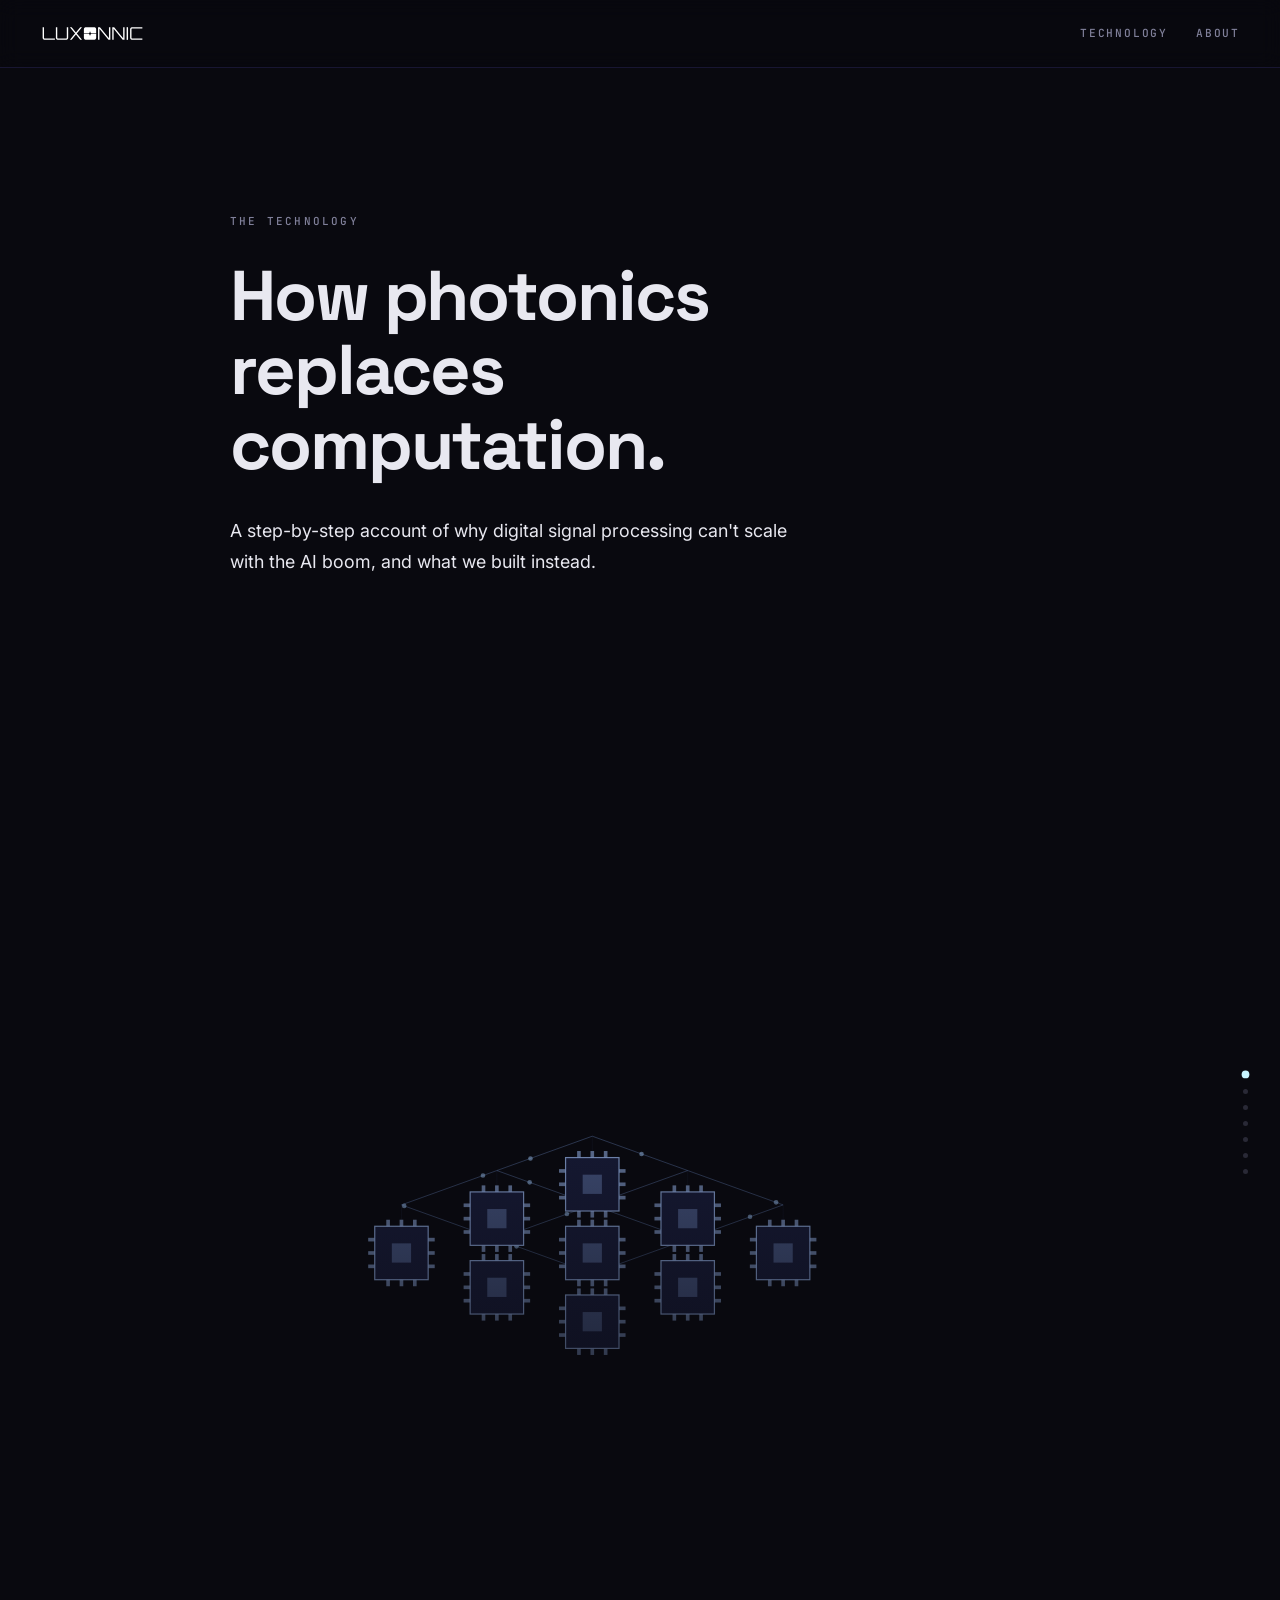
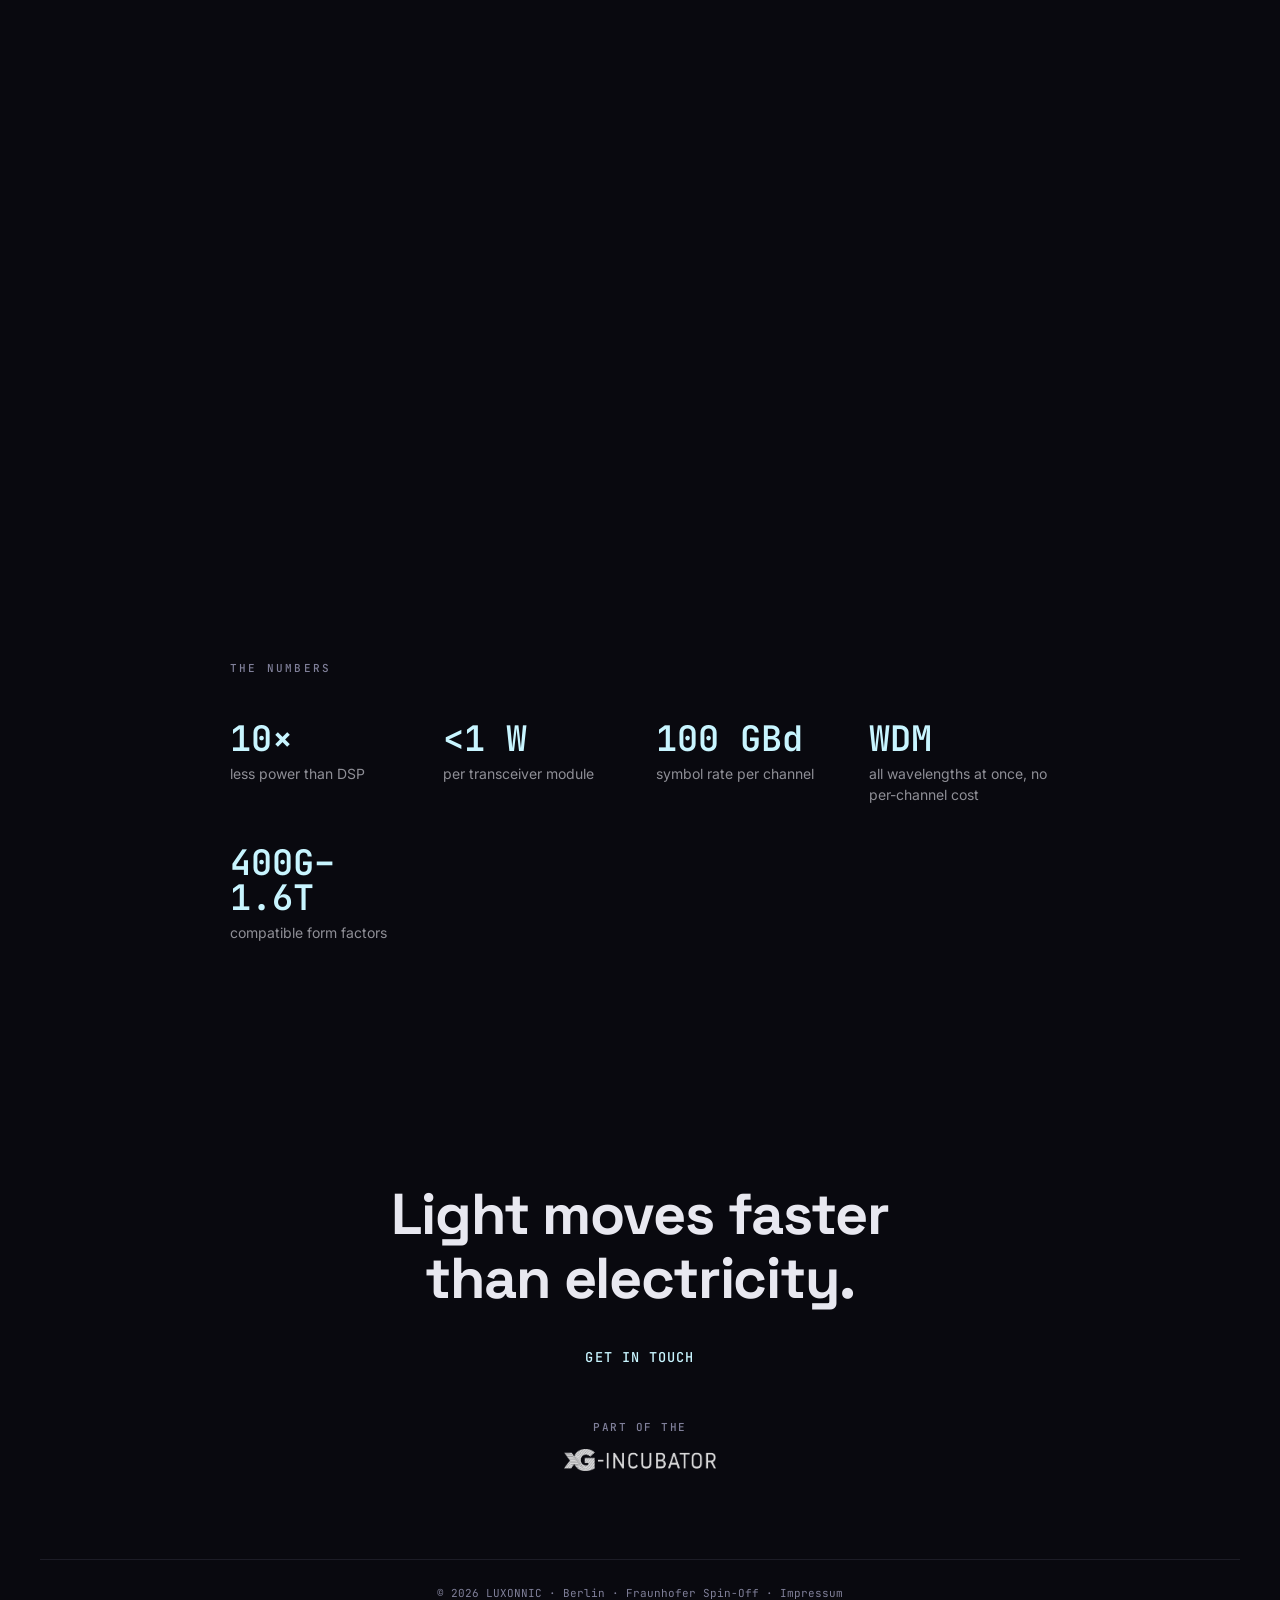
<file: technology.html>
<!DOCTYPE html>
<html lang="en">
<head>
  <script>document.documentElement.classList.add("js");</script>
  <meta charset="UTF-8" />
  <title>The Technology: LUXONNIC</title>
  <meta name="viewport" content="width=device-width, initial-scale=1" />
  <meta
    name="description"
    content="How LUXONNIC's photonic neural processor replaces DSPs inside AI-factory transceivers. It covers the physics, architecture, and integration."
  />
  <link rel="icon" type="image/png" href="assets/luxonnic_icon.png" />

  <!-- Google Fonts -->
  <link rel="preconnect" href="https://fonts.googleapis.com" />
  <link rel="preconnect" href="https://fonts.gstatic.com" crossorigin />
  <link
    href="https://fonts.googleapis.com/css2?family=Space+Grotesk:wght@500;700&family=Inter:wght@400;500;600&family=JetBrains+Mono:wght@400;500;600&display=swap"
    rel="stylesheet"
  />

  <link rel="stylesheet" href="assets/style.css" />
  <style>
    /* ---- Technology page: story layout ---- */

    .tech-hero {
      position: relative;
      padding: 9rem 2.5rem 6rem;
      max-width: 900px;
      margin: 0 auto;
      overflow: hidden;
    }

    .tech-hero-eyebrow {
      font-family: "JetBrains Mono", monospace;
      font-size: 11px;
      font-weight: 500;
      letter-spacing: 0.2em;
      text-transform: uppercase;
      color: var(--ghost);
      margin-bottom: 1.75rem;
      display: block;
    }

    .tech-hero-title {
      font-family: "Space Grotesk", sans-serif;
      font-weight: 700;
      font-size: clamp(2.6rem, 7vw, 4.4rem);
      line-height: 1.06;
      letter-spacing: -0.03em;
      color: var(--ink);
      max-width: 720px;
    }

    .tech-hero-sub {
      margin-top: 2rem;
      max-width: 560px;
      font-family: "Inter", sans-serif;
      font-size: clamp(1rem, 1.6vw, 1.12rem);
      line-height: 1.75;
      color: var(--ink);
      opacity: 0.75;
    }

    /* ---- Specs grid ---- */
    .specs-section {
      max-width: 900px;
      margin: 0 auto;
      padding: 5rem 2.5rem 7rem;
    }

    .specs-grid {
      display: grid;
      grid-template-columns: repeat(auto-fit, minmax(175px, 1fr));
      gap: 2.5rem 2rem;
      margin-top: 2.5rem;
    }

    .spec-item {
      display: flex;
      flex-direction: column;
      gap: 0.45rem;
    }

    .spec-big {
      font-family: "JetBrains Mono", monospace;
      font-size: clamp(1.6rem, 2.8vw, 2.2rem);
      font-weight: 600;
      color: var(--photon);
      line-height: 1;
    }

    .spec-desc {
      font-family: "Inter", sans-serif;
      font-size: 0.875rem;
      line-height: 1.5;
      color: var(--ink);
      opacity: 0.60;
    }

    /* Responsive */
    @media (max-width: 700px) {
      .tech-hero {
        padding: 7rem 1.25rem 4rem;
      }

      .specs-section {
        padding: 4rem 1.25rem 5rem;
      }
    }

    /* ════════ Scroll scene — Chapter 01 ════════ */

    .scene-wrapper {
      position: relative;
      height: 700vh;
    }

    .scene-sticky {
      position: sticky;
      top: 0;
      height: 100vh;
      height: 100dvh; /* iOS: excludes browser chrome */
      overflow: hidden;
      background: var(--void);
    }

    #dc-canvas {
      position: absolute;
      inset: 0;
      width: 100%;
      height: 100%;
      display: block;
    }

    /* Gradient fade at bottom for text legibility */
    .scene-overlay-gradient {
      position: absolute;
      inset: 0;
      background: linear-gradient(
        to top,
        rgba(9, 9, 15, 0.92) 0%,
        rgba(9, 9, 15, 0.50) 30%,
        rgba(9, 9, 15, 0) 60%
      );
      pointer-events: none;
    }

    /* Text panels — stacked at bottom-left, one visible at a time */
    .scene-panel-text {
      position: absolute;
      bottom: 3rem;
      left: 3rem;
      max-width: 520px;
      opacity: 0;
      transform: scale(0.82);
      transform-origin: bottom left;
      pointer-events: none;
      will-change: transform, opacity;
    }

    /* JS drives opacity + transform inline; .is-active just flags active panel */
    .scene-panel-text.is-active {
      /* intentionally empty — JS sets styles */
    }

    .scene-panel-eyebrow {
      font-family: "JetBrains Mono", monospace;
      font-size: 10px;
      font-weight: 500;
      letter-spacing: 0.22em;
      text-transform: uppercase;
      color: var(--photon);
      opacity: 0.6;
      display: block;
      margin-bottom: 1rem;
    }

    .scene-panel-heading {
      font-family: "Space Grotesk", sans-serif;
      font-weight: 700;
      font-size: clamp(2.1rem, 4vw, 3.1rem);
      line-height: 1.08;
      letter-spacing: -0.03em;
      color: var(--ink);
      margin-bottom: 1rem;
    }

    .scene-panel-body {
      font-family: "Inter", sans-serif;
      font-size: 1rem;
      line-height: 1.72;
      color: var(--ink);
      opacity: 0.82;
    }

    /* Progress dots — right edge */
    .scene-progress {
      position: absolute;
      right: 2rem;
      top: 50%;
      transform: translateY(-50%);
      display: flex;
      flex-direction: column;
      gap: 0.7rem;
      pointer-events: none;
    }

    .scene-progress-dot {
      width: 5px;
      height: 5px;
      border-radius: 50%;
      background: rgba(74, 74, 94, 0.5);
      transition: background 0.3s ease, transform 0.3s ease;
    }

    .scene-progress-dot.is-active {
      background: var(--photon);
      transform: scale(1.55);
    }

    /* Scroll hint — bottom-centre */
    .scene-scroll-hint {
      position: absolute;
      bottom: 1.25rem;
      left: 50%;
      transform: translateX(-50%);
      font-family: "JetBrains Mono", monospace;
      font-size: 9px;
      letter-spacing: 0.22em;
      text-transform: uppercase;
      color: var(--ghost);
      opacity: 0.55;
      pointer-events: none;
      animation: hintBob 2.2s ease-in-out infinite;
      transition: opacity 0.4s ease;
    }

    .scene-scroll-hint.is-hidden {
      opacity: 0;
    }

    @keyframes hintBob {
      0%, 100% { opacity: 0.35; transform: translateX(-50%) translateY(0);   }
      50%       { opacity: 0.65; transform: translateX(-50%) translateY(5px); }
    }

    @media (max-width: 700px) {
      .scene-wrapper       { height: 600vh; }
      .scene-panel-text    { left: 1.25rem; bottom: 2rem; max-width: 88vw; }
      .scene-panel-heading { font-size: clamp(1.6rem, 6vw, 2.4rem); }
      .scene-progress      { right: 0.75rem; }
      /* Taller gradient so chips stay visible above the text area */
      .scene-overlay-gradient {
        background: linear-gradient(
          to top,
          rgba(9, 9, 15, 0.96) 0%,
          rgba(9, 9, 15, 0.60) 22%,
          rgba(9, 9, 15, 0) 48%
        );
      }
    }
  </style>
</head>
<body>
  <nav class="nav">
    <a class="wordmark" href="index.html"
      ><img class="wordmark-logo" src="assets/luxonnic_logo_curvedL_white.svg" alt="LUXONNIC"
    /></a>
    <div class="nav-right">
      <a class="nav-link" href="technology.html">Technology</a>
      <a class="nav-link" href="about.html">About</a>
    </div>
  </nav>

  <!-- Hero -->
  <header class="tech-hero">
    <span class="tech-hero-eyebrow reveal">The Technology</span>
    <h1 class="tech-hero-title reveal" style="--reveal-delay: 0.06s">
      How photonics replaces<br />computation.
    </h1>
    <p class="tech-hero-sub reveal" style="--reveal-delay: 0.14s">
      A step-by-step account of why digital signal processing can't scale
      with the AI boom, and what we built instead.
    </p>
  </header>

  <!-- ── Chapter 01: Scroll scene ─────────────────────────── -->
  <section id="scene-gpu" class="scene-wrapper" aria-label="Chapter 01: The Bottleneck">
    <div class="scene-sticky">
      <canvas id="dc-canvas" aria-hidden="true"></canvas>
      <div class="scene-overlay-gradient" aria-hidden="true"></div>

      <!-- Panel 0: electrons -->
      <div class="scene-panel-text is-active" data-panel="0">
        <span class="scene-panel-eyebrow">01 · The Bottleneck</span>
        <h2 class="scene-panel-heading">AI factories<br>compute with electrons.</h2>
        <p class="scene-panel-body">GPUs crunch every matrix multiply electrically, with electrons racing through silicon at up to 1,000 W per chip.</p>
      </div>

      <!-- Panel 1: expansion -->
      <div class="scene-panel-text" data-panel="1">
        <span class="scene-panel-eyebrow">01 · The Bottleneck</span>
        <h2 class="scene-panel-heading">Thousands of GPUs.<br>All linked.</h2>
        <p class="scene-panel-body">A 100,000-GPU AI cluster is a dense network, where every node must reach every other at hundreds of gigabits per second.</p>
      </div>

      <!-- Panel 2: photon conversion -->
      <div class="scene-panel-text" data-panel="2">
        <span class="scene-panel-eyebrow">01 · The Bottleneck</span>
        <h2 class="scene-panel-heading">Every link converts<br>electrons ↔ photons.</h2>
        <p class="scene-panel-body">Fiber optics span the datacenter, but electrons must convert to photons to enter the fiber and back to electrons at the far end.</p>
      </div>

      <!-- Panel 3: distortion -->
      <div class="scene-panel-text" data-panel="3">
        <span class="scene-panel-eyebrow">01 · The Bottleneck</span>
        <h2 class="scene-panel-heading">The fiber distorts<br>the light.</h2>
        <p class="scene-panel-body">Chromatic dispersion stretches the optical pulse as it travels, so different wavelengths arrive at different times. The signal is a mess.</p>
      </div>

      <!-- Panel 4: DSP zoom -->
      <div class="scene-panel-text" data-panel="4">
        <span class="scene-panel-eyebrow">01 · The Bottleneck</span>
        <h2 class="scene-panel-heading">The DSP has to<br>equalize all of this.</h2>
        <p class="scene-panel-body">Every transceiver contains a DSP that reconstructs the signal from the optical chaos. That digital processing burns 20 W per link.</p>
      </div>

      <!-- Panel 5: the pivot question -->
      <div class="scene-panel-text" data-panel="5">
        <span class="scene-panel-eyebrow">02 · The Idea</span>
        <h2 class="scene-panel-heading">What if we didn&rsquo;t<br>clean this up with electrons?</h2>
        <p class="scene-panel-body">Instead of converting the distorted light into electrons just to fix it, what if the correction happened directly in the optical domain, before the photons ever become electricity?</p>
      </div>

      <!-- Panel 6: the answer — LUXONNICore -->
      <div class="scene-panel-text" data-panel="6">
        <span class="scene-panel-eyebrow">03 · The Answer</span>
        <h2 class="scene-panel-heading">The LUXONNICore.<br>No electrons required.</h2>
        <p class="scene-panel-body">It replaces the transceiver's DSP outright. It takes the same distorted optical signal in and puts a clean optical signal out, without ever converting to electricity. All at under 1 W.</p>
      </div>

      <!-- Right-side progress dots -->
      <div class="scene-progress" aria-hidden="true">
        <div class="scene-progress-dot is-active" data-step="0"></div>
        <div class="scene-progress-dot" data-step="1"></div>
        <div class="scene-progress-dot" data-step="2"></div>
        <div class="scene-progress-dot" data-step="3"></div>
        <div class="scene-progress-dot" data-step="4"></div>
        <div class="scene-progress-dot" data-step="5"></div>
        <div class="scene-progress-dot" data-step="6"></div>
      </div>

      <div class="scene-scroll-hint" id="scene-hint" aria-hidden="true">scroll</div>
    </div>
  </section>

  <!-- Specs -->
  <section class="specs-section">
    <span class="eyebrow-mono reveal">THE NUMBERS</span>
    <div class="specs-grid">
      <div class="spec-item reveal">
        <span class="spec-big">10×</span>
        <span class="spec-desc">less power than DSP</span>
      </div>
      <div class="spec-item reveal" style="--reveal-delay: 0.05s">
        <span class="spec-big">&lt;1 W</span>
        <span class="spec-desc">per transceiver module</span>
      </div>
      <div class="spec-item reveal" style="--reveal-delay: 0.10s">
        <span class="spec-big">100 GBd</span>
        <span class="spec-desc">symbol rate per channel</span>
      </div>
      <div class="spec-item reveal" style="--reveal-delay: 0.15s">
        <span class="spec-big">WDM</span>
        <span class="spec-desc">all wavelengths at once, no per-channel cost</span>
      </div>
      <div class="spec-item reveal" style="--reveal-delay: 0.20s">
        <span class="spec-big">400G–1.6T</span>
        <span class="spec-desc">compatible form factors</span>
      </div>
    </div>
  </section>

  <footer class="footer-cta">
    <h2 class="footer-title reveal">Light moves faster<br />than electricity.</h2>
    <a
      class="footer-cta-link reveal"
      style="--reveal-delay: 0.1s"
      href="mailto:luxonnic@hhi.fraunhofer.de"
      >Get in Touch</a
    >

    <div class="affiliation reveal">
      <span class="affiliation-label">Part of the</span>
      <a
        class="affiliation-link"
        href="https://www.xg-incubator.com"
        target="_blank"
        rel="noopener noreferrer"
      >
        <img
          class="affiliation-logo"
          src="assets/xg-incubator-logo.webp"
          alt="xG Incubator"
          width="152"
          height="22"
        />
      </a>
    </div>

    <div class="footer-bar">
      © 2026 LUXONNIC · Berlin · Fraunhofer Spin-Off ·
      <a href="impressum.html">Impressum</a>
    </div>
  </footer>

  <script src="assets/cursor.js"></script>
  <script src="assets/reveal.js"></script>
  <script src="assets/datacenter-anim.js"></script>
</body>
</html>
</file>
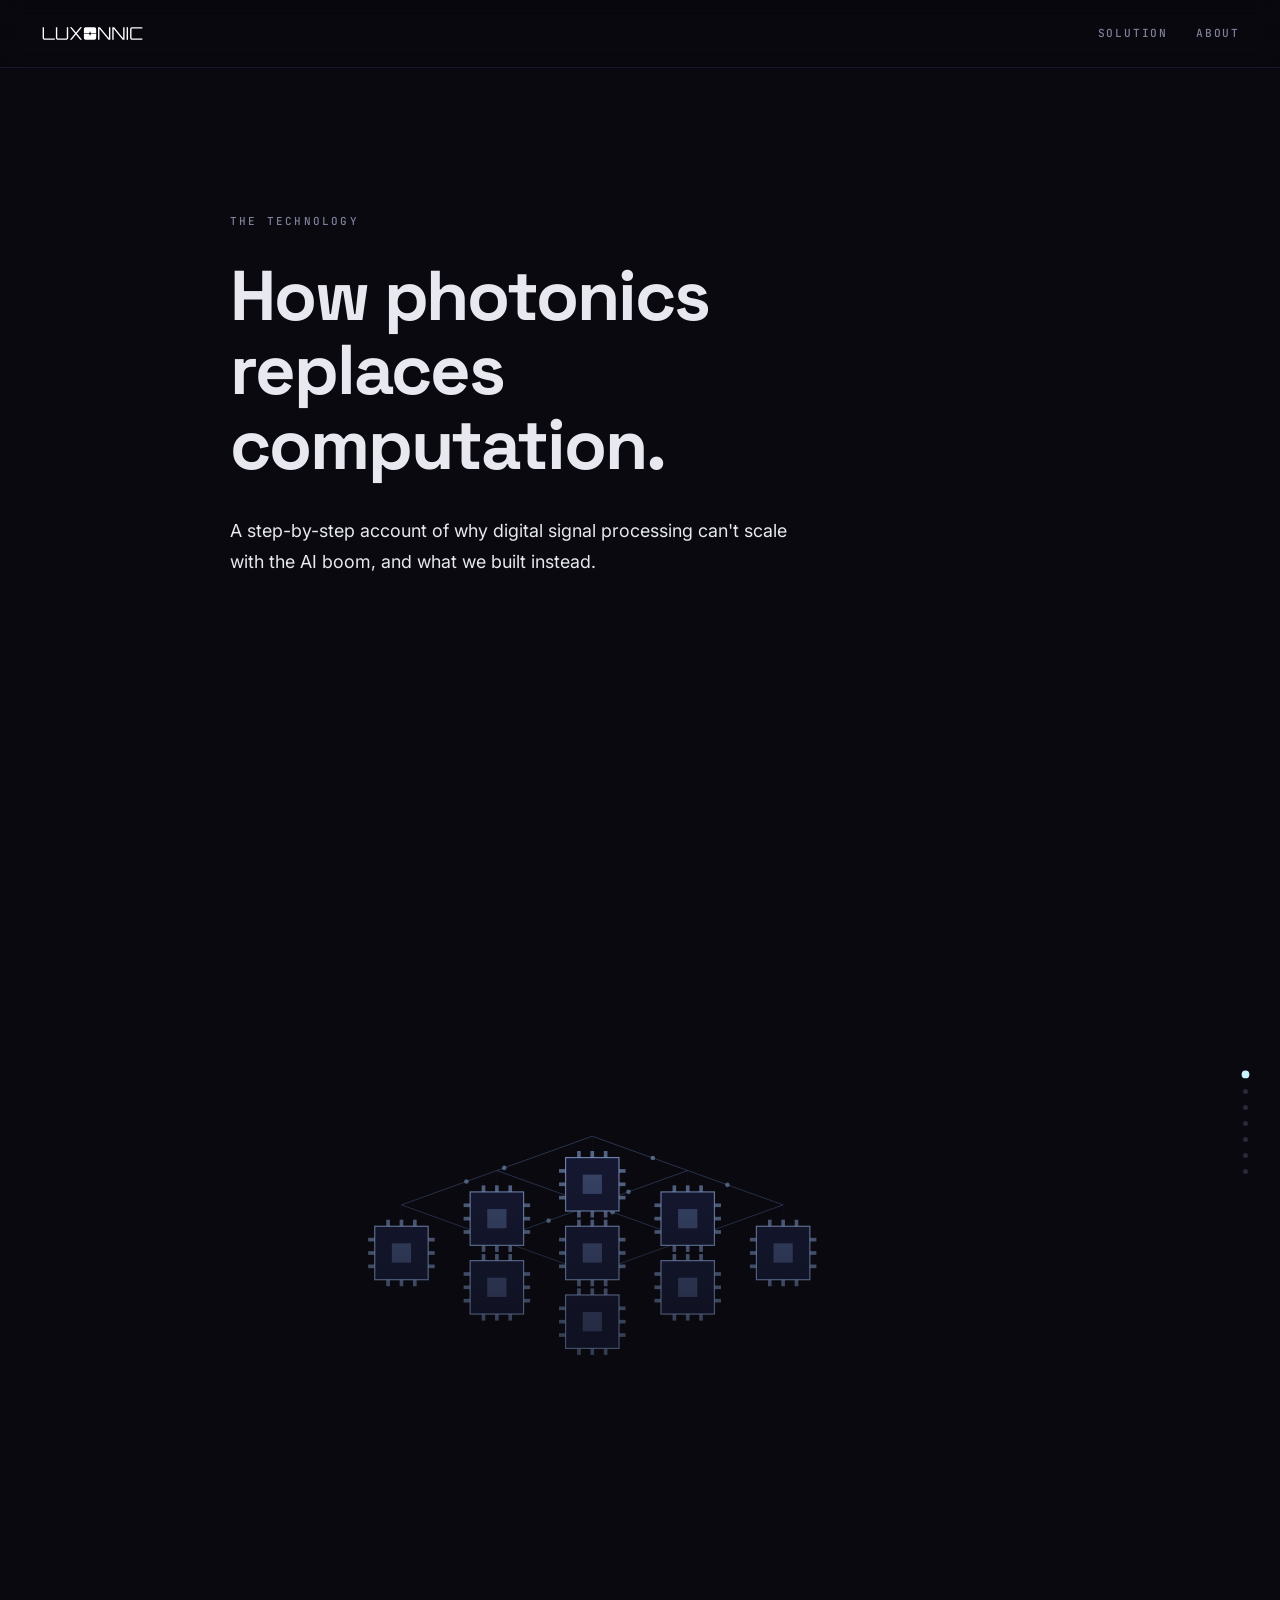
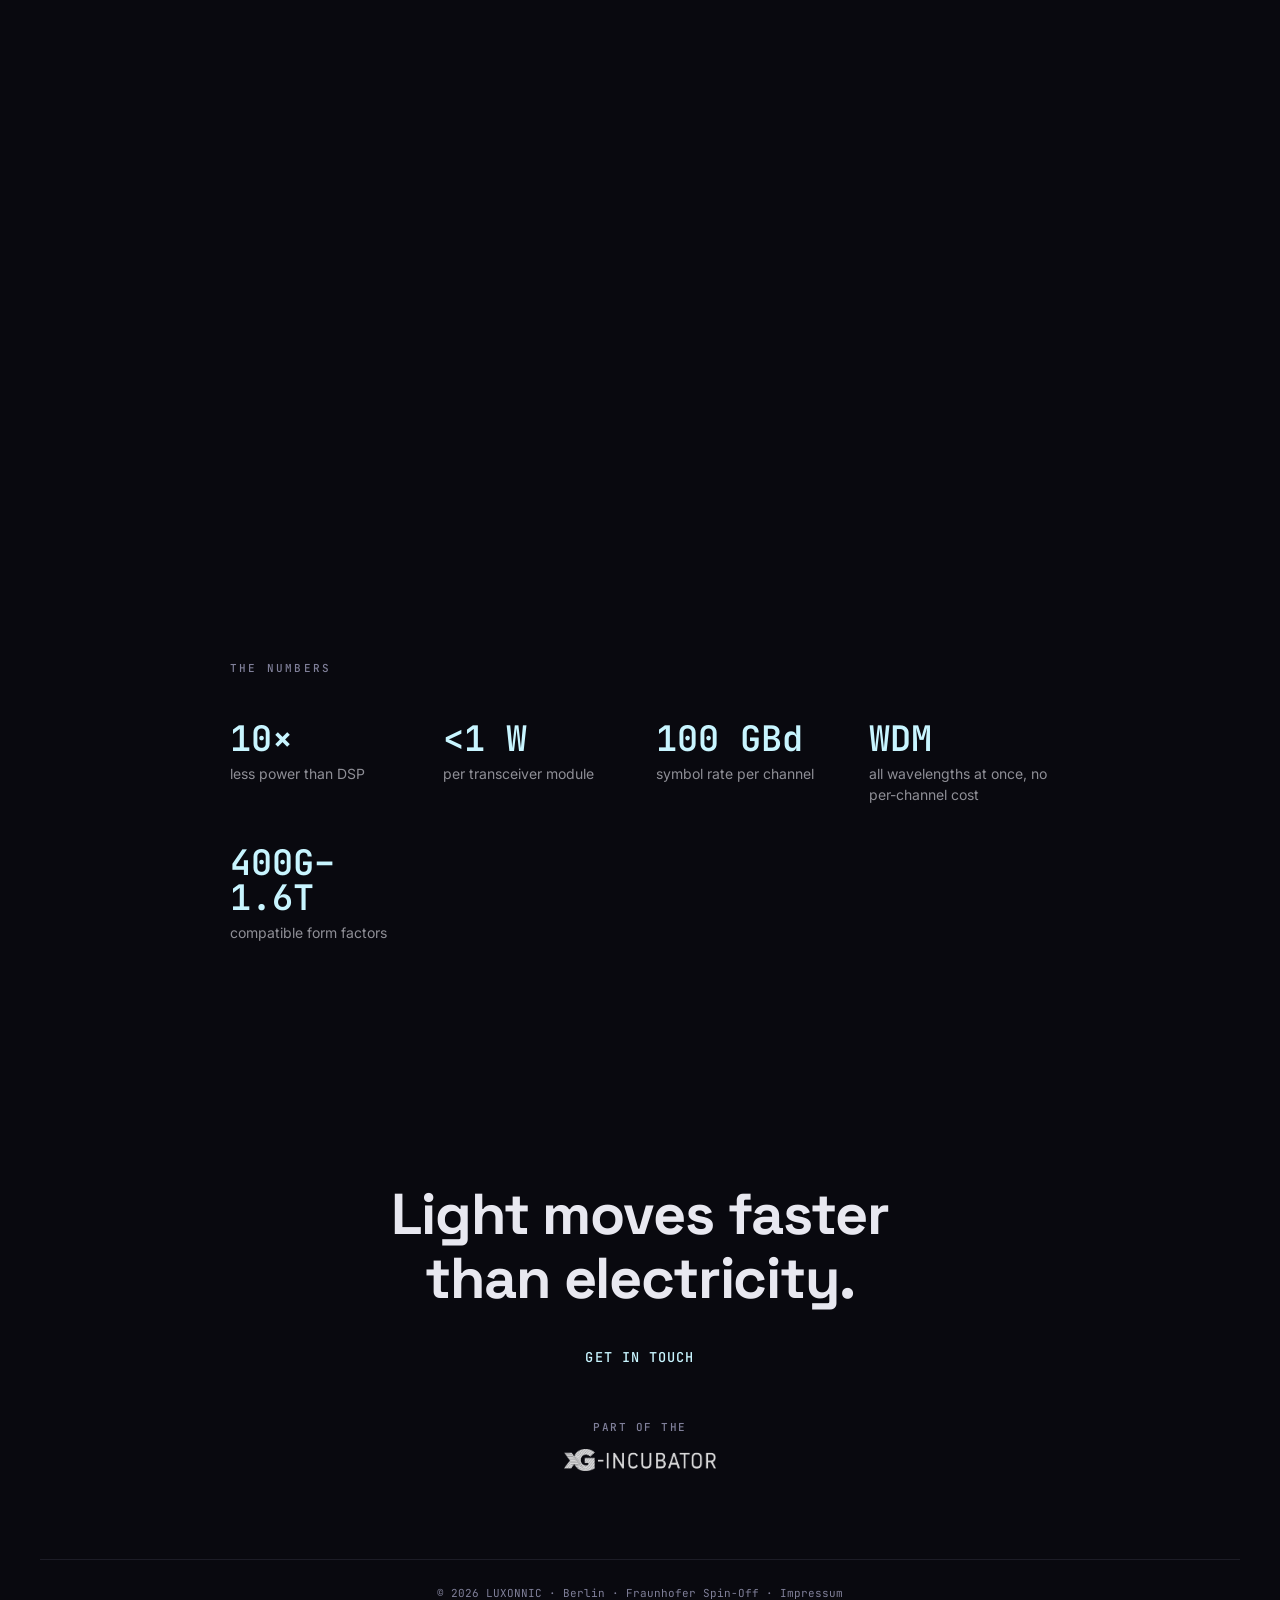
<file: archive/technology.html>
<!DOCTYPE html>
<html lang="en">
<head>
  <script>document.documentElement.classList.add("js");</script>
  <meta charset="UTF-8" />
  <title>The Technology (archived): LUXONNIC</title>
  <meta name="viewport" content="width=device-width, initial-scale=1" />
  <meta
    name="description"
    content="How LUXONNIC's photonic neural processor replaces DSPs inside AI-factory transceivers. It covers the physics, architecture, and integration."
  />
  <link rel="icon" type="image/png" href="../assets/luxonnic_icon.png" />

  <!-- Google Fonts -->
  <link rel="preconnect" href="https://fonts.googleapis.com" />
  <link rel="preconnect" href="https://fonts.gstatic.com" crossorigin />
  <link
    href="https://fonts.googleapis.com/css2?family=Space+Grotesk:wght@500;700&family=Inter:wght@400;500;600&family=JetBrains+Mono:wght@400;500;600&display=swap"
    rel="stylesheet"
  />

  <link rel="stylesheet" href="../assets/style.css" />
  <style>
    /* ---- Technology page: story layout ---- */

    .tech-hero {
      position: relative;
      padding: 9rem 2.5rem 6rem;
      max-width: 900px;
      margin: 0 auto;
      overflow: hidden;
    }

    .tech-hero-eyebrow {
      font-family: "JetBrains Mono", monospace;
      font-size: 11px;
      font-weight: 500;
      letter-spacing: 0.2em;
      text-transform: uppercase;
      color: var(--ghost);
      margin-bottom: 1.75rem;
      display: block;
    }

    .tech-hero-title {
      font-family: "Space Grotesk", sans-serif;
      font-weight: 700;
      font-size: clamp(2.6rem, 7vw, 4.4rem);
      line-height: 1.06;
      letter-spacing: -0.03em;
      color: var(--ink);
      max-width: 720px;
    }

    .tech-hero-sub {
      margin-top: 2rem;
      max-width: 560px;
      font-family: "Inter", sans-serif;
      font-size: clamp(1rem, 1.6vw, 1.12rem);
      line-height: 1.75;
      color: var(--ink);
      opacity: 0.75;
    }

    /* ---- Specs grid ---- */
    .specs-section {
      max-width: 900px;
      margin: 0 auto;
      padding: 5rem 2.5rem 7rem;
    }

    .specs-grid {
      display: grid;
      grid-template-columns: repeat(auto-fit, minmax(175px, 1fr));
      gap: 2.5rem 2rem;
      margin-top: 2.5rem;
    }

    .spec-item {
      display: flex;
      flex-direction: column;
      gap: 0.45rem;
    }

    .spec-big {
      font-family: "JetBrains Mono", monospace;
      font-size: clamp(1.6rem, 2.8vw, 2.2rem);
      font-weight: 600;
      color: var(--photon);
      line-height: 1;
    }

    .spec-desc {
      font-family: "Inter", sans-serif;
      font-size: 0.875rem;
      line-height: 1.5;
      color: var(--ink);
      opacity: 0.60;
    }

    /* Responsive */
    @media (max-width: 700px) {
      .tech-hero {
        padding: 7rem 1.25rem 4rem;
      }

      .specs-section {
        padding: 4rem 1.25rem 5rem;
      }
    }

    /* ════════ Scroll scene — Chapter 01 ════════ */

    .scene-wrapper {
      position: relative;
      height: 700vh;
    }

    .scene-sticky {
      position: sticky;
      top: 0;
      height: 100vh;
      height: 100dvh; /* iOS: excludes browser chrome */
      overflow: hidden;
      background: var(--void);
    }

    #dc-canvas {
      position: absolute;
      inset: 0;
      width: 100%;
      height: 100%;
      display: block;
    }

    /* Gradient fade at bottom for text legibility */
    .scene-overlay-gradient {
      position: absolute;
      inset: 0;
      background: linear-gradient(
        to top,
        rgba(9, 9, 15, 0.92) 0%,
        rgba(9, 9, 15, 0.50) 30%,
        rgba(9, 9, 15, 0) 60%
      );
      pointer-events: none;
    }

    /* Text panels — stacked at bottom-left, one visible at a time */
    .scene-panel-text {
      position: absolute;
      bottom: 3rem;
      left: 3rem;
      max-width: 520px;
      opacity: 0;
      transform: scale(0.82);
      transform-origin: bottom left;
      pointer-events: none;
      will-change: transform, opacity;
    }

    /* JS drives opacity + transform inline; .is-active just flags active panel */
    .scene-panel-text.is-active {
      /* intentionally empty — JS sets styles */
    }

    .scene-panel-eyebrow {
      font-family: "JetBrains Mono", monospace;
      font-size: 10px;
      font-weight: 500;
      letter-spacing: 0.22em;
      text-transform: uppercase;
      color: var(--photon);
      opacity: 0.6;
      display: block;
      margin-bottom: 1rem;
    }

    .scene-panel-heading {
      font-family: "Space Grotesk", sans-serif;
      font-weight: 700;
      font-size: clamp(2.1rem, 4vw, 3.1rem);
      line-height: 1.08;
      letter-spacing: -0.03em;
      color: var(--ink);
      margin-bottom: 1rem;
    }

    .scene-panel-body {
      font-family: "Inter", sans-serif;
      font-size: 1rem;
      line-height: 1.72;
      color: var(--ink);
      opacity: 0.82;
    }

    /* Progress dots — right edge */
    .scene-progress {
      position: absolute;
      right: 2rem;
      top: 50%;
      transform: translateY(-50%);
      display: flex;
      flex-direction: column;
      gap: 0.7rem;
      pointer-events: none;
    }

    .scene-progress-dot {
      width: 5px;
      height: 5px;
      border-radius: 50%;
      background: rgba(74, 74, 94, 0.5);
      transition: background 0.3s ease, transform 0.3s ease;
    }

    .scene-progress-dot.is-active {
      background: var(--photon);
      transform: scale(1.55);
    }

    /* Scroll hint — bottom-centre */
    .scene-scroll-hint {
      position: absolute;
      bottom: 1.25rem;
      left: 50%;
      transform: translateX(-50%);
      font-family: "JetBrains Mono", monospace;
      font-size: 11px;
      letter-spacing: 0.22em;
      text-transform: uppercase;
      color: #a0a0b8;
      opacity: 1;
      pointer-events: none;
      animation: hintBob 2.2s ease-in-out infinite;
      transition: opacity 0.4s ease;
    }

    .scene-scroll-hint.is-hidden {
      opacity: 0;
    }

    @keyframes hintBob {
      0%, 100% { opacity: 0.85; transform: translateX(-50%) translateY(0);   }
      50%       { opacity: 1; transform: translateX(-50%) translateY(5px); }
    }

    @media (max-width: 700px) {
      .scene-wrapper       { height: 600vh; }
      .scene-panel-text    { left: 1.25rem; bottom: 2rem; max-width: 88vw; }
      .scene-panel-heading { font-size: clamp(1.6rem, 6vw, 2.4rem); }
      .scene-progress      { right: 0.75rem; }
      /* Taller gradient so chips stay visible above the text area */
      .scene-overlay-gradient {
        background: linear-gradient(
          to top,
          rgba(9, 9, 15, 0.96) 0%,
          rgba(9, 9, 15, 0.60) 22%,
          rgba(9, 9, 15, 0) 48%
        );
      }
    }
  </style>
</head>
<body>
  <nav class="nav">
    <a class="wordmark" href="../index.html"
      ><img class="wordmark-logo" src="../assets/luxonnic_logo_curvedL_white.svg" alt="LUXONNIC"
    /></a>
    <div class="nav-right">
      <a class="nav-link" href="../solution.html">Solution</a>
      <a class="nav-link" href="../about.html">About</a>
    </div>
  </nav>

  <!-- Hero -->
  <header class="tech-hero">
    <span class="tech-hero-eyebrow reveal">The Technology</span>
    <h1 class="tech-hero-title reveal" style="--reveal-delay: 0.06s">
      How photonics replaces<br />computation.
    </h1>
    <p class="tech-hero-sub reveal" style="--reveal-delay: 0.14s">
      A step-by-step account of why digital signal processing can't scale
      with the AI boom, and what we built instead.
    </p>
  </header>

  <!-- ── Chapter 01: Scroll scene ─────────────────────────── -->
  <section id="scene-gpu" class="scene-wrapper" aria-label="Chapter 01: The Bottleneck">
    <div class="scene-sticky">
      <canvas id="dc-canvas" aria-hidden="true"></canvas>
      <div class="scene-overlay-gradient" aria-hidden="true"></div>

      <!-- Panel 0: electrons -->
      <div class="scene-panel-text is-active" data-panel="0">
        <span class="scene-panel-eyebrow">01 · The Bottleneck</span>
        <h2 class="scene-panel-heading">AI factories<br>compute with electrons.</h2>
        <p class="scene-panel-body">GPUs crunch every matrix multiply electrically, with electrons racing through silicon at up to 1,000 W per chip.</p>
      </div>

      <!-- Panel 1: expansion -->
      <div class="scene-panel-text" data-panel="1">
        <span class="scene-panel-eyebrow">01 · The Bottleneck</span>
        <h2 class="scene-panel-heading">Thousands of GPUs.<br>All linked.</h2>
        <p class="scene-panel-body">A 100,000-GPU AI cluster is a dense network, where every node must reach every other at hundreds of gigabits per second.</p>
      </div>

      <!-- Panel 2: photon conversion -->
      <div class="scene-panel-text" data-panel="2">
        <span class="scene-panel-eyebrow">01 · The Bottleneck</span>
        <h2 class="scene-panel-heading">Every link converts<br>electrons ↔ photons.</h2>
        <p class="scene-panel-body">Fiber optics span the datacenter, but electrons must convert to photons to enter the fiber and back to electrons at the far end.</p>
      </div>

      <!-- Panel 3: distortion -->
      <div class="scene-panel-text" data-panel="3">
        <span class="scene-panel-eyebrow">01 · The Bottleneck</span>
        <h2 class="scene-panel-heading">The fiber distorts<br>the light.</h2>
        <p class="scene-panel-body">Chromatic dispersion stretches the optical pulse as it travels, so different wavelengths arrive at different times. The signal is a mess.</p>
      </div>

      <!-- Panel 4: DSP zoom -->
      <div class="scene-panel-text" data-panel="4">
        <span class="scene-panel-eyebrow">01 · The Bottleneck</span>
        <h2 class="scene-panel-heading">The DSP has to<br>equalize all of this.</h2>
        <p class="scene-panel-body">Every transceiver contains a DSP that reconstructs the signal from the optical chaos. That digital processing burns 20 W per link.</p>
      </div>

      <!-- Panel 5: the pivot question -->
      <div class="scene-panel-text" data-panel="5">
        <span class="scene-panel-eyebrow">02 · The Idea</span>
        <h2 class="scene-panel-heading">What if we didn&rsquo;t<br>clean this up with electrons?</h2>
        <p class="scene-panel-body">Instead of converting the distorted light into electrons just to fix it, what if the correction happened directly in the optical domain, before the photons ever become electricity?</p>
      </div>

      <!-- Panel 6: the answer — LUXONNICore -->
      <div class="scene-panel-text" data-panel="6">
        <span class="scene-panel-eyebrow">03 · The Answer</span>
        <h2 class="scene-panel-heading">The LUXONNICore.<br>No electrons required.</h2>
        <p class="scene-panel-body">It replaces the transceiver's DSP outright. It takes the same distorted optical signal in and puts a clean optical signal out, without ever converting to electricity. All at under 1 W.</p>
      </div>

      <!-- Right-side progress dots -->
      <div class="scene-progress" aria-hidden="true">
        <div class="scene-progress-dot is-active" data-step="0"></div>
        <div class="scene-progress-dot" data-step="1"></div>
        <div class="scene-progress-dot" data-step="2"></div>
        <div class="scene-progress-dot" data-step="3"></div>
        <div class="scene-progress-dot" data-step="4"></div>
        <div class="scene-progress-dot" data-step="5"></div>
        <div class="scene-progress-dot" data-step="6"></div>
      </div>

      <div class="scene-scroll-hint" id="scene-hint" aria-hidden="true">scroll</div>
    </div>
  </section>

  <!-- Specs -->
  <section class="specs-section">
    <span class="eyebrow-mono reveal">THE NUMBERS</span>
    <div class="specs-grid">
      <div class="spec-item reveal">
        <span class="spec-big">10×</span>
        <span class="spec-desc">less power than DSP</span>
      </div>
      <div class="spec-item reveal" style="--reveal-delay: 0.05s">
        <span class="spec-big">&lt;1 W</span>
        <span class="spec-desc">per transceiver module</span>
      </div>
      <div class="spec-item reveal" style="--reveal-delay: 0.10s">
        <span class="spec-big">100 GBd</span>
        <span class="spec-desc">symbol rate per channel</span>
      </div>
      <div class="spec-item reveal" style="--reveal-delay: 0.15s">
        <span class="spec-big">WDM</span>
        <span class="spec-desc">all wavelengths at once, no per-channel cost</span>
      </div>
      <div class="spec-item reveal" style="--reveal-delay: 0.20s">
        <span class="spec-big">400G–1.6T</span>
        <span class="spec-desc">compatible form factors</span>
      </div>
    </div>
  </section>

  <footer class="footer-cta">
    <h2 class="footer-title reveal">Light moves faster<br />than electricity.</h2>
    <a
      class="footer-cta-link reveal"
      style="--reveal-delay: 0.1s"
      href="mailto:luxonnic@hhi.fraunhofer.de"
      >Get in Touch</a
    >

    <div class="affiliation reveal">
      <span class="affiliation-label">Part of the</span>
      <a
        class="affiliation-link"
        href="https://www.xg-incubator.com"
        target="_blank"
        rel="noopener noreferrer"
      >
        <img
          class="affiliation-logo"
          src="../assets/xg-incubator-logo.webp"
          alt="xG Incubator"
          width="152"
          height="22"
        />
      </a>
    </div>

    <div class="footer-bar">
      © 2026 LUXONNIC · Berlin · Fraunhofer Spin-Off ·
      <a href="../impressum.html">Impressum</a>
    </div>
  </footer>

  <script src="../assets/cursor.js"></script>
  <script src="../assets/reveal.js"></script>
  <script src="../assets/datacenter-anim.js"></script>
</body>
</html>
</file>
<file: assets/style.css>
:root {
  --void: #09090f;
  --photon: #c8f5ff;
  --photon-rgb: 200, 245, 255;
  --iris: #7b6fff;
  --iris-rgb: 123, 111, 255;
  --ember: #ff6b35;
  --ember-rgb: 255, 107, 53;
  --surface: #111118;
  --ink: #e8e8f0;
  --ghost: #80809a;
}

* {
  box-sizing: border-box;
  margin: 0;
  padding: 0;
}

html,
body {
  height: 100%;
}

html {
  scroll-behavior: smooth;
}

body {
  font-family: "Inter", system-ui, -apple-system, "Segoe UI", sans-serif;
  font-size: 16px;
  line-height: 1.7;
  background: var(--void);
  color: var(--ink);
  overflow-x: hidden;
  -webkit-font-smoothing: antialiased;
}

.mono {
  font-family: "JetBrains Mono", monospace;
}

.display {
  font-family: "Space Grotesk", sans-serif;
}

a {
  color: inherit;
}

/* ==== Nav ==== */

.nav {
  position: sticky;
  top: 0;
  z-index: 50;
  display: flex;
  align-items: center;
  justify-content: space-between;
  width: 100%;
  padding: 1.5rem 2.5rem;
  background: rgba(9, 9, 15, 0.65);
  backdrop-filter: blur(10px);
  -webkit-backdrop-filter: blur(10px);
  border-bottom: 1px solid rgba(var(--iris-rgb), 0.15);
}

.wordmark {
  display: flex;
  align-items: center;
  text-decoration: none;
}

.wordmark-logo {
  display: block;
  height: 1.15rem;
  width: auto;
}

.nav-right {
  display: flex;
  align-items: center;
  gap: 1.75rem;
}

.nav-link {
  font-family: "JetBrains Mono", monospace;
  font-size: 0.7rem;
  font-weight: 500;
  letter-spacing: 0.16em;
  text-transform: uppercase;
  color: var(--ghost);
  text-decoration: none;
  transition: color 0.2s ease;
}

.nav-link:hover {
  color: var(--photon);
}

/* ==== Intro splash ==== */

#intro {
  display: none;
}

.js #intro {
  display: flex;
  position: fixed;
  inset: 0;
  z-index: 200;
  flex-direction: column;
  align-items: center;
  justify-content: center;
  gap: 1.75rem;
  overflow: hidden;
  background: #000;
  transition: transform 0.9s cubic-bezier(0.65, 0, 0.35, 1);
}

.js #intro.intro-exit {
  transform: translateY(-100%);
}

.intro-video {
  position: absolute;
  inset: 0;
  width: 100%;
  height: 100%;
  object-fit: contain;
  background: #000;
  opacity: 0;
  transition: opacity 0.7s ease;
}

.js #intro.intro-visible .intro-video {
  opacity: 1;
}

.intro-tagline {
  position: absolute;
  left: 0;
  right: 0;
  bottom: 14%;
  font-family: "Space Grotesk", sans-serif;
  font-weight: 500;
  font-size: clamp(1.1rem, 2.9vw, 1.7rem);
  letter-spacing: -0.01em;
  color: var(--ink);
  text-align: center;
  white-space: nowrap;
  padding: 0 1.5rem;
  opacity: 0;
  transform: translateY(8px);
  transition: opacity 0.7s ease, transform 0.7s ease;
}

.js #intro.intro-step-2 .intro-tagline {
  opacity: 1;
  transform: translateY(0);
}

#intro-skip {
  position: absolute;
  right: 1.5rem;
  bottom: 1.5rem;
  z-index: 1;
  font-family: "JetBrains Mono", monospace;
  font-size: 0.7rem;
  font-weight: 500;
  letter-spacing: 0.16em;
  text-transform: uppercase;
  color: var(--ink);
  background: transparent;
  border: 1px solid rgba(var(--iris-rgb), 0.4);
  padding: 0.6rem 1rem;
  cursor: pointer;
  transition: color 0.2s ease, border-color 0.2s ease;
}

#intro-skip:hover {
  color: var(--photon);
  border-color: rgba(var(--iris-rgb), 0.7);
}

.js body.intro-active {
  overflow: hidden;
  height: 100vh;
}

/* ==== Hero ==== */

#hero {
  position: relative;
  min-height: 100vh;
  display: flex;
  flex-direction: column;
  align-items: center;
  justify-content: center;
  text-align: center;
  padding: 6rem 1.5rem 5rem;
  overflow: hidden;
  background: transparent;
}

.fiber-bg {
  position: absolute;
  inset: 0;
  z-index: 0;
  pointer-events: none;
}

.fiber-canvas {
  position: absolute;
  inset: 0;
  width: 100%;
  height: 100%;
  display: block;
}

/* soft void behind the copy so the light fields never fight the type */
.fiber-bg::after {
  content: "";
  position: absolute;
  inset: 0;
  background: radial-gradient(ellipse 58% 48% at 50% 50%, rgba(9, 9, 15, 0.6) 0%, rgba(9, 9, 15, 0) 78%);
  pointer-events: none;
}

.hero-content {
  position: relative;
  z-index: 1;
  max-width: 900px;
  display: flex;
  flex-direction: column;
  align-items: center;
}

.eyebrow-mono {
  font-family: "JetBrains Mono", monospace;
  font-size: 11px;
  font-weight: 500;
  letter-spacing: 0.2em;
  text-transform: uppercase;
  color: var(--ghost);
  margin-bottom: 1.75rem;
}

.hero-title {
  font-family: "Space Grotesk", sans-serif;
  font-weight: 700;
  font-size: clamp(2.6rem, 7.5vw, 4.6rem);
  line-height: 1.05;
  letter-spacing: -0.03em;
  color: var(--ink);
}

.gradient-word {
  color: var(--photon);
  font-style: italic;
  font-weight: 500;
}

.subhead {
  margin-top: 1.75rem;
  max-width: 620px;
  font-family: "Inter", sans-serif;
  font-size: clamp(1rem, 1.6vw, 1.15rem);
  font-weight: 400;
  line-height: 1.7;
  color: var(--ink);
  opacity: 0.8;
}

.scroll-cue {
  position: absolute;
  bottom: 2.25rem;
  left: 50%;
  transform: translateX(-50%);
  width: 1px;
  height: 56px;
  background: rgba(var(--iris-rgb), 0.3);
  z-index: 1;
}

.scroll-cue::after {
  content: "";
  position: absolute;
  top: 0;
  left: 50%;
  transform: translateX(-50%);
  width: 5px;
  height: 5px;
  border-radius: 50%;
  background: var(--ghost);
  animation: scrollDot 2.4s ease-in-out infinite;
}

.hero-news-cue {
  position: absolute;
  right: 1.75rem;
  bottom: 2.1rem;
  z-index: 1;
  font-family: "JetBrains Mono", monospace;
  font-size: 0.7rem;
  font-weight: 500;
  letter-spacing: 0.16em;
  text-transform: uppercase;
  color: var(--ghost);
  text-decoration: none;
  border: 1px solid rgba(var(--iris-rgb), 0.3);
  padding: 0.55rem 0.95rem;
  transition: color 0.2s ease, border-color 0.2s ease;
}

.hero-news-cue:hover {
  color: var(--photon);
  border-color: rgba(var(--iris-rgb), 0.6);
}

@keyframes scrollDot {
  0% {
    top: 0;
    opacity: 0;
  }
  15% {
    opacity: 1;
  }
  85% {
    opacity: 1;
  }
  100% {
    top: 100%;
    opacity: 0;
  }
}

/* ==== Section shell ==== */

.section-eyebrow {
  display: block;
}

.display-h2 {
  margin-top: 1rem;
  font-family: "Space Grotesk", sans-serif;
  font-weight: 700;
  font-size: clamp(2rem, 4vw, 2.75rem);
  line-height: 1.15;
  letter-spacing: -0.02em;
  color: var(--ink);
}

.section-body {
  margin-top: 1.5rem;
  max-width: 480px;
  font-family: "Inter", sans-serif;
  font-size: 1rem;
  line-height: 1.75;
  color: var(--ink);
  opacity: 0.8;
}

/* ==== Supported by (moving logo banner) ==== */

.supporters {
  position: relative;
  padding: 3rem 0 3.5rem;
  background: transparent;
  overflow: hidden;
}

.supporters-label {
  text-align: center;
  margin: 0 0 1.25rem;
  font-size: 12px;
  color: var(--photon);
  opacity: 0.85;
}

/* monochrome grey logos running inside a thin band */
.marquee {
  overflow: hidden;
  padding: 1.5rem 0;
  border-top: 1px solid rgba(var(--iris-rgb), 0.5);
  border-bottom: 1px solid rgba(var(--iris-rgb), 0.5);
  background: rgba(255, 255, 255, 0.03);
  -webkit-mask-image: linear-gradient(to right, transparent, #000 8%, #000 92%, transparent);
  mask-image: linear-gradient(to right, transparent, #000 8%, #000 92%, transparent);
}

.marquee-track {
  display: flex;
  width: max-content;
  animation: marquee 40s linear infinite;
}

.marquee:hover .marquee-track {
  animation-play-state: paused;
}

.marquee-group {
  display: flex;
  align-items: center;
  gap: 1.25rem;
  flex-shrink: 0;
  margin: 0;
  padding: 0 0.625rem;
  list-style: none;
}

.logo-tile {
  display: flex;
  align-items: center;
  justify-content: center;
  height: 72px;
  padding: 0 1.5rem;
}

.logo-tile img {
  display: block;
  width: auto;
  opacity: 0.85;
}

@keyframes marquee {
  from { transform: translateX(0); }
  to { transform: translateX(calc(-1 * var(--shift, 50%))); }
}

@media (prefers-reduced-motion: reduce) {
  .marquee-track {
    animation: none;
    width: auto;
    flex-wrap: wrap;
    justify-content: center;
    row-gap: 1rem;
  }
  .marquee-group {
    flex-wrap: wrap;
    justify-content: center;
  }
  .marquee-group[aria-hidden="true"] {
    display: none;
  }
}

/* ==== LUXONNICore reel: plays once when it comes into view ==== */

.reel {
  position: relative;
  padding: 5rem 2.5rem 6rem;
}

.reel-stick {
  display: flex;
  flex-direction: column;
  align-items: center;
  gap: clamp(0.75rem, 2.5vh, 1.75rem);
}

.reel-stage {
  position: relative;
  width: min(1100px, 100%);
  aspect-ratio: 16 / 9;
}

/* The render has a baked-in studio backdrop. "screen" lets the dark part
   disappear into the page, and the feathered mask fades the rest out. */
.reel-video {
  position: absolute;
  inset: 0;
  width: 100%;
  height: 100%;
  object-fit: cover;
  background: transparent;
  pointer-events: none;
  /* contrast pushes the dark backdrop to black and keeps the bright parts */
  filter: contrast(1.6) brightness(0.9);
  mix-blend-mode: screen;
  -webkit-mask-image:
    linear-gradient(to right, transparent, #000 14%, #000 86%, transparent),
    linear-gradient(to bottom, transparent, #000 18%, #000 82%, transparent);
  -webkit-mask-composite: source-in;
  mask-image:
    linear-gradient(to right, transparent, #000 14%, #000 86%, transparent),
    linear-gradient(to bottom, transparent, #000 18%, #000 82%, transparent);
  mask-composite: intersect;
}

.reel-copy {
  min-height: 8rem;
}

/* ==== Problem / Solution (text + schematic) ==== */

.split-section {
  padding: 7rem 2.5rem;
  max-width: 1200px;
  margin: 0 auto;
  display: grid;
  grid-template-columns: 1fr 1fr;
  gap: 4rem;
  align-items: center;
}

.diagram-wrap {
  width: 100%;
}

.diagram {
  width: 100%;
  height: auto;
  overflow: visible;
}

.diagram-static {
  fill: none;
  stroke: var(--iris);
  stroke-width: 1.5;
  opacity: 0.9;
}

.diagram-dot {
  fill: var(--iris);
}

.flow-dot {
  fill: var(--photon);
  filter: drop-shadow(0 0 3px rgba(var(--photon-rgb), 0.8));
}

@media (prefers-reduced-motion: reduce) {
  .flow-dot {
    display: none;
  }
}

.diagram-label {
  font-family: "JetBrains Mono", monospace;
  font-size: 9px;
  letter-spacing: 0.08em;
  text-transform: uppercase;
  fill: var(--ghost);
}

.js .draw-path {
  stroke-dasharray: 2000;
  stroke-dashoffset: 2000;
  transition: stroke-dashoffset 1.4s ease;
}

.js .reveal.is-visible .draw-path {
  stroke-dashoffset: 0;
}

.js .reveal.is-visible .draw-path:nth-of-type(2) {
  transition-delay: 0.15s;
}

.js .reveal.is-visible .draw-path:nth-of-type(3) {
  transition-delay: 0.3s;
}

@media (prefers-reduced-motion: reduce) {
  .js .draw-path {
    stroke-dashoffset: 0;
    transition: none;
  }
}

/* ==== Scroll progress (Locomotive Scroll) ==== */

.scroll-progress {
  position: fixed;
  top: 0;
  left: 0;
  right: 0;
  height: 2px;
  z-index: 70;
  background: linear-gradient(90deg, var(--photon), var(--ember));
  transform-origin: left center;
  transform: scaleX(0);
  pointer-events: none;
}

/* ==== One 3D world behind the whole landing page ==== */

#world {
  position: fixed;
  inset: 0;
  width: 100vw;
  height: 100vh;
  height: 100svh;
  z-index: 0;
  display: block;
  pointer-events: none;
}

/* sections sit above the world; the world shows through transparent sections */
body > section,
body > footer {
  position: relative;
  z-index: 1;
}

/* ==== Chip stage (3D, How it works) ==== */

.chip-stage {
  position: relative;
  width: 100%;
  aspect-ratio: 4 / 3;
  overflow: visible;
  background: transparent;
}

.chip-stage canvas {
  position: absolute;
  inset: 0;
  width: 100%;
  height: 100%;
}

@media (max-width: 760px) {
  .chip-stage {
    aspect-ratio: 1 / 1;
  }
}

.chip-label {
  position: absolute;
  font-family: "JetBrains Mono", monospace;
  font-size: 11px;
  letter-spacing: 0.14em;
  text-transform: uppercase;
  color: var(--ghost);
  pointer-events: none;
}

.chip-label--in {
  left: 1rem;
  top: 0.9rem;
}

.chip-label--out {
  right: 1rem;
  top: 0.9rem;
  color: var(--photon);
}

.chip-label--rack {
  left: 1rem;
  top: auto;
  bottom: 0.9rem;
  color: var(--ghost);
}

.chip-label--wall {
  right: 1rem;
  top: auto;
  bottom: 0.9rem;
  color: var(--photon);
}

.chip-label--power {
  left: 50%;
  bottom: 0.9rem;
  transform: translateX(-50%);
  color: var(--ember);
}

/* ==== The Edge ==== */

.edge {
  padding: 7rem 2.5rem;
  max-width: 1200px;
  margin: 0 auto;
}

/* ==== Latest News ==== */

.news {
  max-width: 1200px;
  margin: 0 auto;
  padding: 1rem 2.5rem 6rem;
}

.news-header {
  display: flex;
  align-items: baseline;
  justify-content: space-between;
  border-top: 1px solid var(--iris);
  padding-top: 1.5rem;
  margin-bottom: 2.5rem;
}

.news-card {
  display: flex;
  gap: 1.75rem;
  align-items: flex-start;
  border: 1px solid rgba(var(--iris-rgb), 0.5);
  padding: 1.75rem;
}

.news-date {
  flex: none;
  display: flex;
  flex-direction: column;
  align-items: center;
  justify-content: center;
  width: 4.5rem;
  padding: 0.75rem 0;
  border: 1px solid rgba(var(--iris-rgb), 0.4);
  font-family: "JetBrains Mono", monospace;
}

.news-date-month {
  font-size: 0.7rem;
  font-weight: 500;
  letter-spacing: 0.14em;
  color: var(--photon);
}

.news-date-day {
  margin-top: 0.15rem;
  font-size: 1.6rem;
  font-weight: 600;
  color: var(--ink);
}

.news-event {
  font-family: "Space Grotesk", sans-serif;
  font-weight: 700;
  font-size: 1.15rem;
  color: var(--ink);
}

.news-meta {
  margin-top: 0.5rem;
  font-family: "JetBrains Mono", monospace;
  font-size: 0.7rem;
  font-weight: 500;
  letter-spacing: 0.05em;
  text-transform: uppercase;
  color: var(--ghost);
}

.news-body {
  margin-top: 0.85rem;
  font-family: "Inter", sans-serif;
  font-size: 0.9rem;
  line-height: 1.6;
  color: var(--ghost);
  max-width: 560px;
}

@media (max-width: 600px) {
  .news-card {
    flex-direction: column;
    align-items: flex-start;
  }

  .news-date {
    flex-direction: row;
    gap: 0.5rem;
    width: auto;
    padding: 0.5rem 1rem;
  }

  .news-date-day {
    margin-top: 0;
  }
}

/* ==== Footer / CTA ==== */

.footer-cta {
  position: relative;
  background: transparent;
  padding: 8rem 2.5rem 3rem;
  text-align: center;
  overflow: hidden;
}

.footer-title {
  font-family: "Space Grotesk", sans-serif;
  font-weight: 700;
  font-size: clamp(2.2rem, 5.5vw, 3.6rem);
  line-height: 1.1;
  letter-spacing: -0.02em;
  color: var(--ink);
}

.footer-sub {
  margin: 1.5rem auto 0;
  max-width: 520px;
  font-family: "Inter", sans-serif;
  color: var(--ghost);
  line-height: 1.7;
}

.footer-cta-link {
  margin-top: 2.25rem;
  display: inline-block;
  font-family: "JetBrains Mono", monospace;
  font-size: 0.85rem;
  font-weight: 500;
  letter-spacing: 0.08em;
  text-transform: uppercase;
  color: var(--photon);
  text-decoration: none;
  border-bottom: 1px solid transparent;
  transition: border-color 0.2s ease;
}

.footer-cta-link:hover {
  border-color: var(--photon);
}

.footer-bar {
  margin-top: 5rem;
  padding-top: 1.5rem;
  border-top: 1px solid rgba(74, 74, 94, 0.3);
  font-family: "JetBrains Mono", monospace;
  font-size: 11px;
  color: var(--ghost);
}

.footer-bar a {
  color: var(--ghost);
  text-decoration: none;
  transition: color 0.2s ease;
}

.footer-bar a:hover {
  color: var(--photon);
}

.visit-mark {
  height: 7px;
  width: auto;
  vertical-align: middle;
  margin-left: 0.5em;
  opacity: 0.3;
  filter: grayscale(1);
}

.affiliation {
  margin-top: 3rem;
  display: flex;
  flex-direction: column;
  align-items: center;
  gap: 0.75rem;
}

.affiliation-label {
  font-family: "JetBrains Mono", monospace;
  font-size: 11px;
  font-weight: 500;
  letter-spacing: 0.14em;
  text-transform: uppercase;
  color: var(--ghost);
}

.affiliation-logo {
  height: 22px;
  width: auto;
  opacity: 0.85;
  transition: opacity 0.2s ease;
}

.affiliation-link:hover .affiliation-logo {
  opacity: 1;
}

/* ==== Impressum ==== */

.legal {
  max-width: 600px;
  margin: 0 auto;
  padding: 7rem 1.5rem 6rem;
  text-align: left;
}

.legal-title {
  margin-top: 0.75rem;
}

.legal-rule {
  margin: 2rem 0;
  height: 1px;
  background: var(--iris);
  opacity: 0.6;
}

.legal-body p {
  font-family: "Inter", sans-serif;
  font-size: 1rem;
  line-height: 1.7;
  color: var(--ink);
}

.legal-body p + p {
  margin-top: 1.5rem;
}

/* ==== About page: intro + team ==== */

.page-hero {
  position: relative;
  min-height: 60vh;
  width: 100%;
  display: flex;
  flex-direction: column;
  align-items: center;
  justify-content: center;
  padding: 6rem 2.5rem 4rem;
  text-align: left;
  overflow: hidden;
}

.page-hero .hero-title {
  font-size: clamp(2rem, 5vw, 3.2rem);
}

.page-hero .subhead {
  margin-left: 0;
  text-align: left;
}

.origin {
  max-width: 900px;
  margin: 0 auto;
  padding: 1rem 2.5rem 5rem;
}

.origin .section-body {
  max-width: 640px;
}

.team {
  max-width: 1200px;
  margin: 0 auto;
  padding: 0 2.5rem 1rem;
}

.team-header {
  display: flex;
  align-items: baseline;
  justify-content: space-between;
  border-top: 1px solid var(--iris);
  padding-top: 0.75rem;
  margin-bottom: 2.5rem;
}

.team-grid {
  display: grid;
  grid-template-columns: repeat(3, 1fr);
  column-gap: 2.5rem;
  row-gap: 2rem;
}

.member {
  display: block;
  width: 100%;
  border-top: 1px solid rgba(var(--iris-rgb), 0.4);
  padding: 1.5rem 0 0;
  text-align: left;
  cursor: pointer;
  transition: border-color 0.2s ease;
}

.member:hover,
.member:focus-visible {
  border-top-color: var(--photon);
  outline: none;
}

.member[data-static] {
  cursor: default;
}

.member[data-static]:hover {
  border-top-color: rgba(var(--iris-rgb), 0.4);
}

.member-more {
  display: inline-block;
  margin-top: 1rem;
  font-family: "JetBrains Mono", monospace;
  font-size: 0.7rem;
  font-weight: 500;
  letter-spacing: 0.12em;
  text-transform: uppercase;
  color: var(--ghost);
  transition: color 0.2s ease;
}

.member:hover .member-more,
.member:focus-visible .member-more {
  color: var(--photon);
}

.member-name {
  font-family: "Space Grotesk", sans-serif;
  font-weight: 700;
  font-size: 1.05rem;
  color: var(--ink);
}

.member-role {
  margin-top: 0.4rem;
  font-family: "JetBrains Mono", monospace;
  font-size: 0.7rem;
  font-weight: 500;
  letter-spacing: 0.14em;
  text-transform: uppercase;
  color: var(--photon);
}

.member-bio {
  margin-top: 0.65rem;
  font-family: "Inter", sans-serif;
  font-size: 0.9rem;
  color: var(--ghost);
  line-height: 1.6;
}

/* ==== Team member modal ==== */

.modal-overlay {
  position: fixed;
  inset: 0;
  z-index: 999;
  display: flex;
  align-items: center;
  justify-content: center;
  padding: 1.5rem;
  background: rgba(9, 9, 15, 0.75);
  backdrop-filter: blur(6px);
  -webkit-backdrop-filter: blur(6px);
}

.modal-overlay[hidden] {
  display: none;
}

.modal-card {
  position: relative;
  width: 100%;
  max-width: 560px;
  max-height: 84vh;
  overflow-y: auto;
  background: var(--surface);
  border: 1px solid rgba(var(--iris-rgb), 0.5);
  padding: 2.75rem 2.25rem 2.25rem;
}

.modal-close {
  position: absolute;
  top: 1rem;
  right: 1rem;
  width: 32px;
  height: 32px;
  display: flex;
  align-items: center;
  justify-content: center;
  appearance: none;
  background: none;
  border: 1px solid rgba(var(--iris-rgb), 0.4);
  color: var(--ghost);
  font-size: 1.1rem;
  line-height: 1;
  cursor: pointer;
  transition: color 0.2s ease, border-color 0.2s ease;
}

.modal-close:hover,
.modal-close:focus-visible {
  color: var(--photon);
  border-color: var(--photon);
  outline: none;
}

.modal-photo {
  display: block;
  width: 132px;
  height: 132px;
  border-radius: 50%;
  object-fit: cover;
  border: 1.5px solid rgba(var(--iris-rgb), 0.6);
  box-shadow: 0 0 26px rgba(var(--photon-rgb), 0.2);
  margin-bottom: 1.5rem;
}

.modal-photo[hidden] {
  display: none;
}

.modal-name {
  font-family: "Space Grotesk", sans-serif;
  font-weight: 700;
  font-size: 1.5rem;
  color: var(--ink);
  padding-right: 2rem;
}

.modal-role {
  margin-top: 0.5rem;
  font-family: "JetBrains Mono", monospace;
  font-size: 0.7rem;
  font-weight: 500;
  letter-spacing: 0.14em;
  text-transform: uppercase;
  color: var(--photon);
}

.modal-bio {
  margin-top: 1.25rem;
  font-family: "Inter", sans-serif;
  font-size: 0.92rem;
  line-height: 1.75;
  color: var(--ink);
  opacity: 0.85;
}

body.modal-open {
  overflow: hidden;
}

/* ==== Custom cursor ==== */
/* only enabled by cursor.js on fine-pointer devices, so touch/no-JS keep the native cursor */

.custom-cursor-active,
.custom-cursor-active * {
  cursor: none !important;
}

#custom-cursor {
  position: fixed;
  top: 0;
  left: 0;
  width: 16px;
  height: 16px;
  border: 1.5px solid var(--photon);
  border-radius: 50%;
  pointer-events: none;
  z-index: 9999;
  transform: translate(-50%, -50%);
  mix-blend-mode: difference;
  opacity: 0;
  transition: opacity 0.25s ease, width 0.2s ease, height 0.2s ease,
    background 0.2s ease;
  will-change: transform;
}

#custom-cursor.is-visible {
  opacity: 1;
}

#custom-cursor.is-hover {
  width: 36px;
  height: 36px;
  background: rgba(var(--photon-rgb), 0.15);
}

/* ==== Scroll reveal ==== */
/* content is visible by default; only animates once JS confirms it can run */

.js .reveal {
  opacity: 0;
  transform: translateY(20px);
  transition: opacity 0.5s ease-out, transform 0.5s ease-out;
  transition-delay: var(--reveal-delay, 0s);
}

.js .reveal.is-visible {
  opacity: 1;
  transform: none;
}

.member:nth-child(1) {
  --reveal-delay: 0s;
}
.member:nth-child(2) {
  --reveal-delay: 0.1s;
}
.member:nth-child(3) {
  --reveal-delay: 0.2s;
}

@media (prefers-reduced-motion: reduce) {
  .js .reveal {
    opacity: 1;
    transform: none;
    transition: none;
  }

  html {
    scroll-behavior: auto;
  }
}

/* ==== Responsive ==== */

@media (max-width: 1000px) {
  .split-section {
    grid-template-columns: 1fr;
    gap: 2.5rem;
    padding: 5rem 1.75rem;
  }

  .diagram-wrap {
    order: -1;
    max-width: 420px;
  }
}

@media (max-width: 900px) {
  .nav {
    padding: 1.25rem 1.75rem;
  }

  .team-grid {
    grid-template-columns: 1fr;
    row-gap: 1.75rem;
  }

  .team {
    padding: 0 1.75rem 0.75rem;
  }
}

@media (max-width: 600px) {
  .nav {
    padding: 1.1rem 1.25rem;
  }

  .nav-right {
    gap: 1rem;
  }

  #hero {
    padding: 5.5rem 1.25rem 4rem;
  }

  .reel {
    padding: 3rem 1.25rem 4rem;
  }

  .edge,
  .news,
  .footer-cta {
    padding-left: 1.25rem;
    padding-right: 1.25rem;
  }

  .page-hero {
    padding: 5rem 1.25rem 3rem;
  }
}

/* ==== Team: small black-and-white headshots, colour on hover ==== */

.team-grid {
  grid-template-columns: repeat(auto-fill, minmax(340px, 1fr));
  column-gap: 2.5rem;
  row-gap: 2.5rem;
}

.member {
  display: grid;
  grid-template-columns: 112px minmax(0, 1fr);
  gap: 1.5rem;
  align-items: start;
  padding: 1.5rem 0 0;
  border-top: 1px solid rgba(var(--iris-rgb), 0.3);
}

.member:hover,
.member:focus-visible {
  border-top-color: var(--photon);
}

.member-photo {
  position: relative;
  width: 112px;
  height: 112px;
  overflow: hidden;
  background: #101018;
  border: 1px solid rgba(var(--iris-rgb), 0.35);
}

.member-photo img {
  width: 100%;
  height: 100%;
  object-fit: cover;
  filter: grayscale(1) contrast(1.12);
  transform: scale(1.02);
  transition: filter 0.6s ease, transform 0.8s ease;
}

.member:hover .member-photo img,
.member:focus-visible .member-photo img {
  filter: grayscale(0);
  transform: scale(1.08);
}

.member-photo--pending {
  background-image: repeating-linear-gradient(135deg, rgba(var(--iris-rgb), 0.18) 0 1px, transparent 1px 12px);
}

.member-body {
  min-width: 0;
}

.member-name {
  font-size: 1.15rem;
  line-height: 1.25;
}

.member-role {
  font-size: 0.7rem;
  line-height: 1.6;
}

.member-bio {
  font-size: 0.86rem;
  line-height: 1.55;
}

.member-more {
  margin-top: 0.7rem;
}

@media (max-width: 600px) {
  .team-grid {
    grid-template-columns: 1fr;
  }

  .member {
    grid-template-columns: 88px minmax(0, 1fr);
    gap: 1.1rem;
  }

  .member-photo {
    width: 88px;
    height: 88px;
  }
}

/* ==== Chapters: one pinned stage, four short captions ==== */

.chapters {
  position: relative;
  /* four chapters, roughly one screen of scrolling each */
  height: 480vh;
}

.chapters-stick {
  position: sticky;
  top: 0;
  height: 100vh;
  height: 100svh;
  display: flex;
  flex-direction: column;
  align-items: center;
  justify-content: center;
  gap: clamp(0.75rem, 2.5vh, 1.75rem);
  padding: 4.5rem 2.5rem 2rem;
  overflow: hidden;
}

.chapters-stage {
  position: relative;
  width: min(1100px, 100%, calc((100svh - 17rem) * 16 / 9));
  aspect-ratio: 16 / 9;
  flex: none;
}

/* The renders fill the whole frame, so all four edges fade into the page */
.ch-video {
  position: absolute;
  inset: 0;
  width: 100%;
  height: 100%;
  object-fit: cover;
  opacity: 0;
  transition: opacity 0.7s ease;
  pointer-events: none;
  -webkit-mask-image:
    linear-gradient(to right, transparent, #000 12%, #000 88%, transparent),
    linear-gradient(to bottom, transparent, #000 14%, #000 86%, transparent);
  -webkit-mask-composite: source-in;
  mask-image:
    linear-gradient(to right, transparent, #000 12%, #000 88%, transparent),
    linear-gradient(to bottom, transparent, #000 14%, #000 86%, transparent);
  mask-composite: intersect;
}

.ch-video.is-on {
  opacity: 1;
}

.chapters-copy {
  position: relative;
  width: min(760px, 100%);
  min-height: 9.5rem;
  flex: none;
  text-align: center;
}

.ch-copy {
  position: absolute;
  inset: 0 0 auto 0;
  display: flex;
  flex-direction: column;
  align-items: center;
  opacity: 0;
  transform: translateY(14px);
  transition: opacity 0.55s ease, transform 0.55s ease;
  pointer-events: none;
}

.ch-copy.is-active {
  opacity: 1;
  transform: none;
}

.ch-copy .eyebrow-mono {
  margin-bottom: 0.9rem;
}

.ch-title {
  font-family: "Space Grotesk", sans-serif;
  font-weight: 700;
  font-size: clamp(1.6rem, 3.6vw, 2.5rem);
  line-height: 1.12;
  letter-spacing: -0.02em;
  color: var(--ink);
}

.ch-line {
  margin-top: 0.9rem;
  font-family: "Inter", sans-serif;
  font-size: clamp(0.95rem, 1.5vw, 1.1rem);
  line-height: 1.6;
  color: var(--ink);
  opacity: 0.75;
}

.ch-dots {
  position: absolute;
  right: 1.5rem;
  top: 50%;
  transform: translateY(-50%);
  display: flex;
  flex-direction: column;
  gap: 0.7rem;
  list-style: none;
  margin: 0;
  padding: 0;
}

.ch-dot {
  width: 6px;
  height: 6px;
  border-radius: 50%;
  background: var(--ink);
  opacity: 0.25;
  transition: opacity 0.4s ease, transform 0.4s ease;
}

.ch-dot.is-active {
  opacity: 1;
  transform: scale(1.5);
}

@media (max-width: 768px) {
  .chapters {
    height: 440vh;
  }

  .chapters-stick {
    padding: 4rem 1.25rem 1.5rem;
    justify-content: flex-start;
    padding-top: 22vh;
  }

  .chapters-stage {
    width: 100%;
  }

  .ch-dots {
    right: 0.6rem;
  }
}

/* Reduced motion: no pinning, no autoplay; every caption is simply listed */
@media (prefers-reduced-motion: reduce) {
  .chapters {
    height: auto;
  }

  .chapters-stick {
    position: static;
    height: auto;
    padding: 6rem 1.5rem 3rem;
  }

  .chapters-copy {
    min-height: 0;
    display: flex;
    flex-direction: column;
    gap: 2rem;
  }

  .ch-copy {
    position: static;
    opacity: 1;
    transform: none;
  }

  .ch-dots {
    display: none;
  }
}

/* Reduced motion: no autoplay; both captions are simply listed */
@media (prefers-reduced-motion: reduce) {
  .reel-copy {
    min-height: 0;
    display: flex;
    flex-direction: column;
    gap: 2rem;
  }

  .reel .ch-copy {
    position: static;
    opacity: 1;
    transform: none;
  }
}

/* ==== Supporting team: hairline between the advisory board and the supporters ==== */
.team-divider {
  width: min(1200px, calc(100% - 5rem));
  height: 0;
  margin: 0.75rem auto 0;
  border: 0;
  border-top: 1px solid rgba(var(--iris-rgb), 0.35);
}

.supporting-team {
  padding-top: 0;
}

/* ==== Languages spoken (about page) ==== */
.languages {
  max-width: 1200px;
  margin: 0 auto;
  padding: 0 2.5rem 5rem;
}

.lang-tags {
  list-style: none;
  margin: 0;
  padding: 0;
  display: flex;
  flex-wrap: wrap;
  gap: 0.6rem;
}

.lang-tag {
  font-family: "JetBrains Mono", monospace;
  font-size: 0.78rem;
  letter-spacing: 0.08em;
  color: var(--photon);
  border: 1px solid var(--iris);
  border-radius: 999px;
  padding: 0.5rem 1rem;
}

@media (max-width: 600px) {
  .languages {
    padding: 0 1.75rem 4rem;
  }
}
</file>
